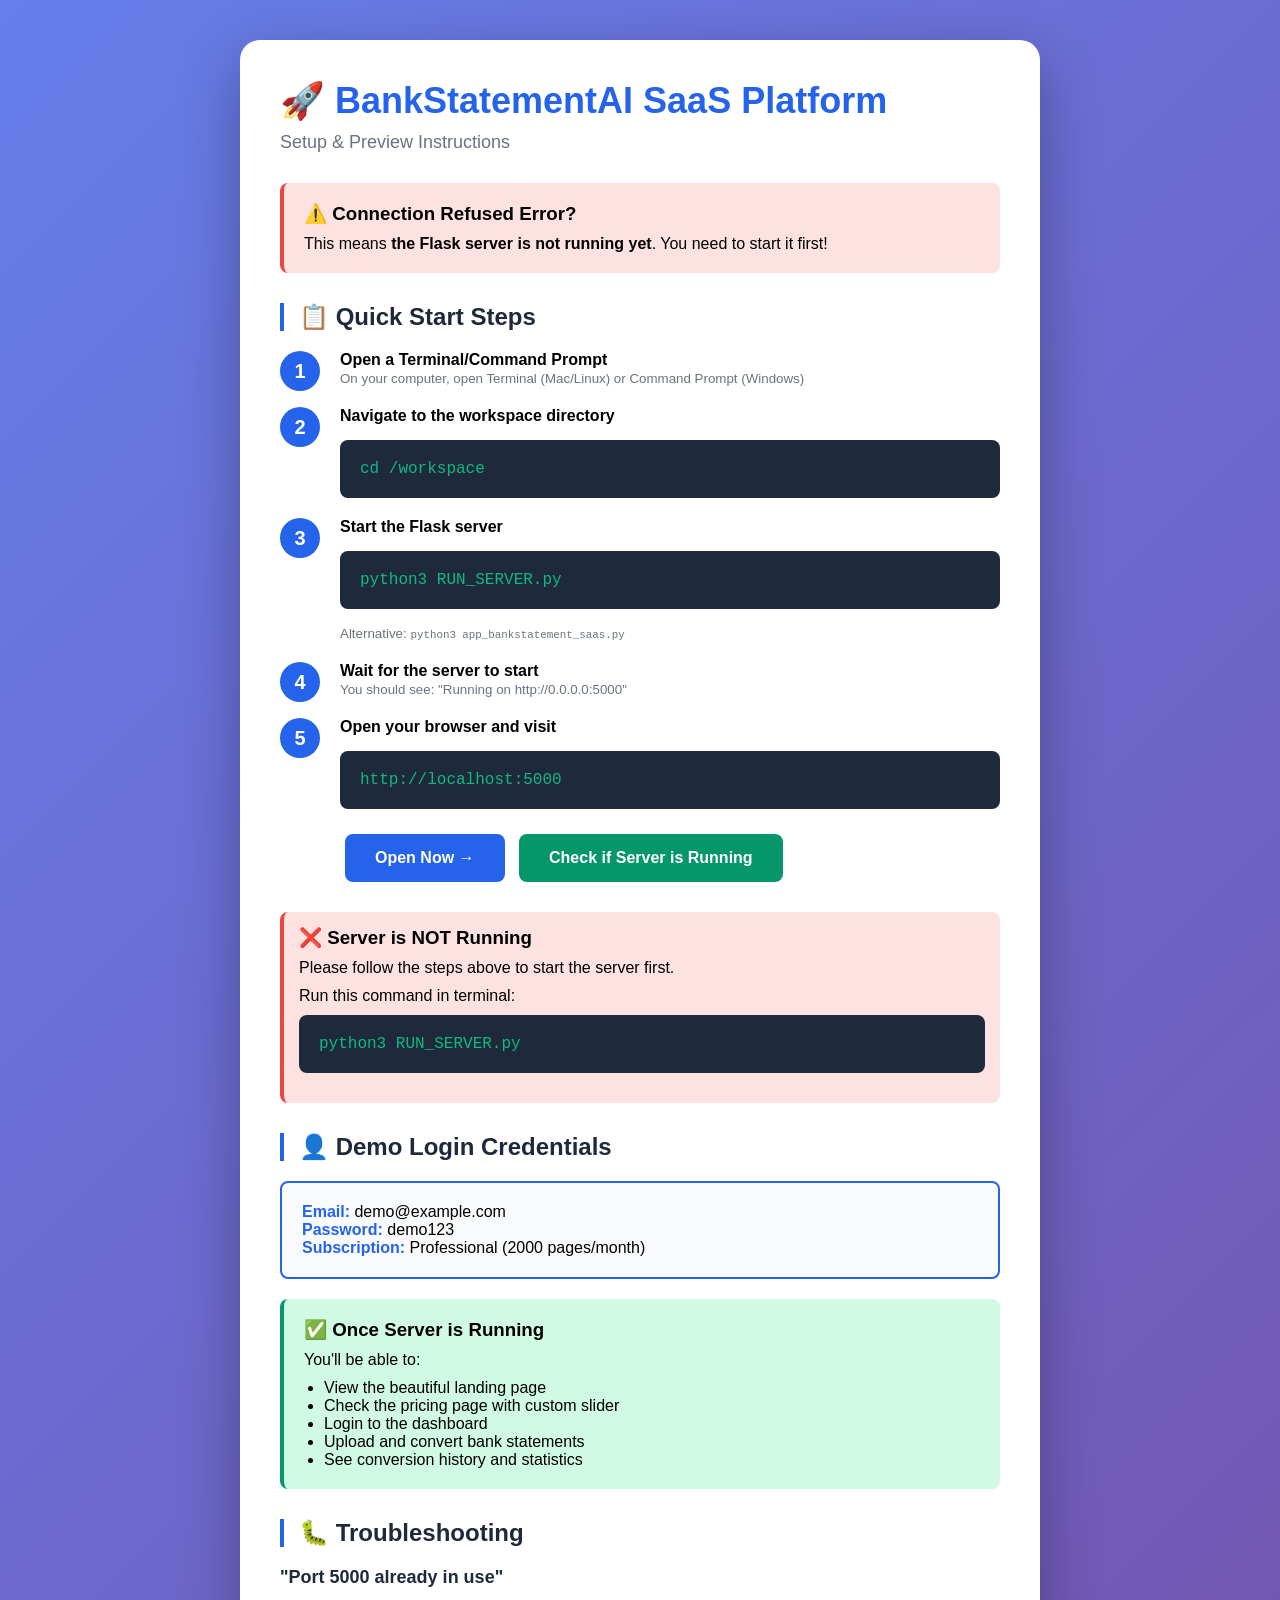
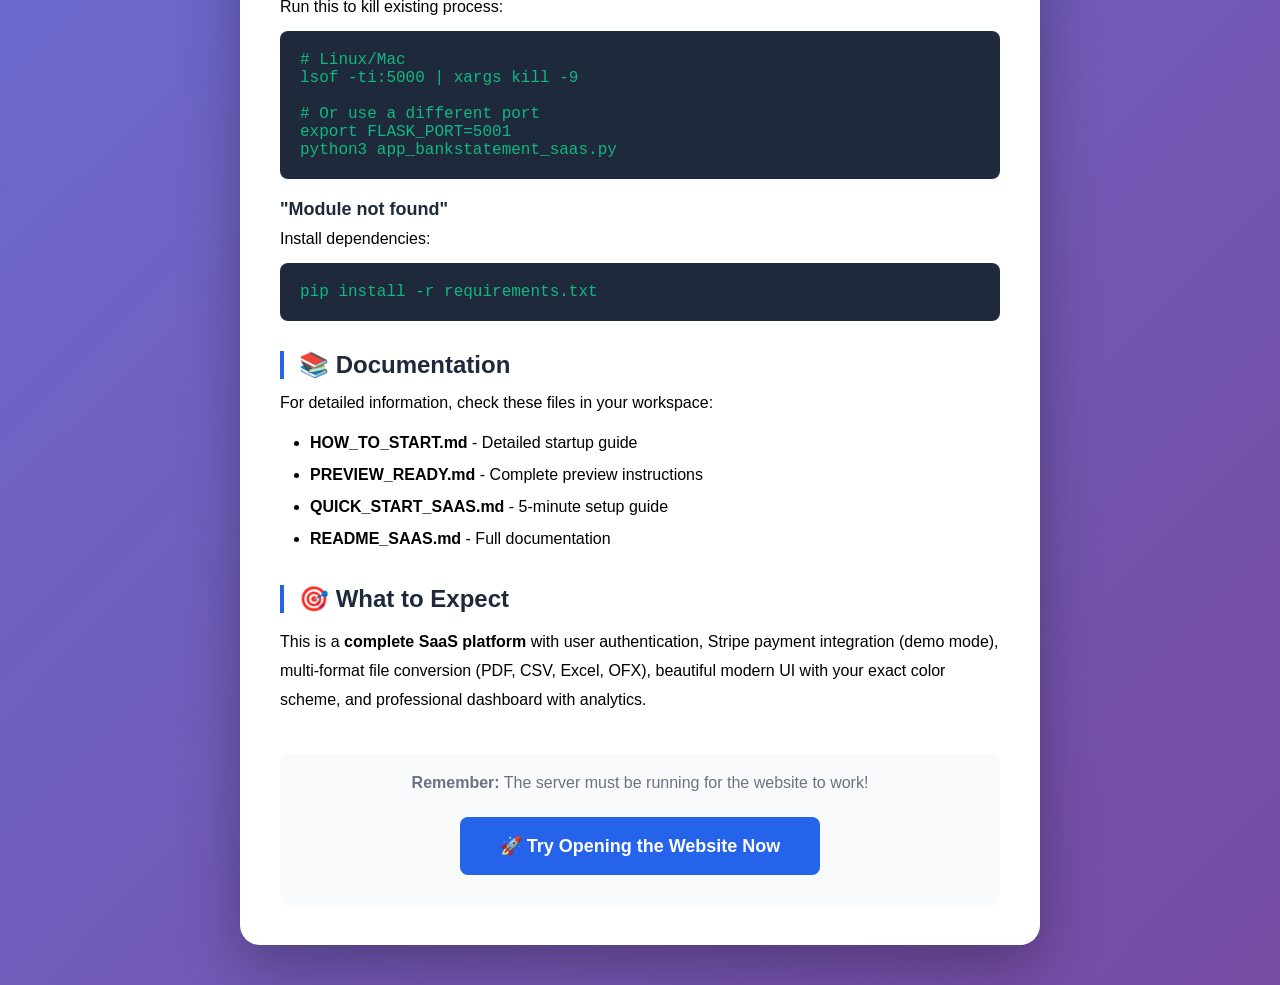
<file: INSTRUCTIONS.html>
<!DOCTYPE html>
<html lang="en">
<head>
    <meta charset="UTF-8">
    <meta name="viewport" content="width=device-width, initial-scale=1.0">
    <title>How to Start BankStatementAI SaaS</title>
    <style>
        * { margin: 0; padding: 0; box-sizing: border-box; }
        body {
            font-family: -apple-system, BlinkMacSystemFont, 'Segoe UI', Roboto, sans-serif;
            background: linear-gradient(135deg, #667eea 0%, #764ba2 100%);
            min-height: 100vh;
            padding: 40px 20px;
        }
        .container {
            max-width: 800px;
            margin: 0 auto;
            background: white;
            border-radius: 20px;
            padding: 40px;
            box-shadow: 0 20px 60px rgba(0,0,0,0.3);
        }
        h1 {
            color: #2563EB;
            font-size: 36px;
            margin-bottom: 10px;
        }
        h2 {
            color: #1E293B;
            font-size: 24px;
            margin-top: 30px;
            margin-bottom: 15px;
            border-left: 4px solid #2563EB;
            padding-left: 15px;
        }
        .alert {
            background: #FEF3C7;
            border-left: 4px solid #F59E0B;
            padding: 20px;
            border-radius: 8px;
            margin: 20px 0;
        }
        .alert-error {
            background: #FEE2E2;
            border-left-color: #EF4444;
        }
        .alert-success {
            background: #D1FAE5;
            border-left-color: #059669;
        }
        .code {
            background: #1E293B;
            color: #10B981;
            padding: 20px;
            border-radius: 8px;
            font-family: 'Courier New', monospace;
            font-size: 16px;
            margin: 15px 0;
            overflow-x: auto;
        }
        .steps {
            counter-reset: step-counter;
            list-style: none;
        }
        .steps li {
            counter-increment: step-counter;
            margin: 20px 0;
            padding-left: 60px;
            position: relative;
        }
        .steps li::before {
            content: counter(step-counter);
            position: absolute;
            left: 0;
            top: 0;
            background: #2563EB;
            color: white;
            width: 40px;
            height: 40px;
            border-radius: 50%;
            display: flex;
            align-items: center;
            justify-content: center;
            font-weight: bold;
            font-size: 20px;
        }
        .credential-box {
            background: #F8FAFC;
            border: 2px solid #2563EB;
            padding: 20px;
            border-radius: 8px;
            margin: 20px 0;
        }
        .credential-box strong {
            color: #2563EB;
        }
        button {
            background: #2563EB;
            color: white;
            border: none;
            padding: 15px 30px;
            border-radius: 8px;
            font-size: 16px;
            font-weight: 600;
            cursor: pointer;
            margin: 10px 5px;
        }
        button:hover {
            background: #1D4ED8;
        }
        .check-button {
            background: #059669;
        }
        .check-button:hover {
            background: #047857;
        }
        #status {
            margin-top: 20px;
            padding: 15px;
            border-radius: 8px;
            display: none;
        }
    </style>
</head>
<body>
    <div class="container">
        <h1>🚀 BankStatementAI SaaS Platform</h1>
        <p style="color: #6B7280; font-size: 18px; margin-bottom: 30px;">
            Setup & Preview Instructions
        </p>

        <div class="alert alert-error">
            <h3 style="margin-bottom: 10px;">⚠️ Connection Refused Error?</h3>
            <p>This means <strong>the Flask server is not running yet</strong>. You need to start it first!</p>
        </div>

        <h2>📋 Quick Start Steps</h2>

        <ol class="steps">
            <li>
                <strong>Open a Terminal/Command Prompt</strong><br>
                <small style="color: #6B7280;">On your computer, open Terminal (Mac/Linux) or Command Prompt (Windows)</small>
            </li>
            <li>
                <strong>Navigate to the workspace directory</strong><br>
                <div class="code">cd /workspace</div>
            </li>
            <li>
                <strong>Start the Flask server</strong><br>
                <div class="code">python3 RUN_SERVER.py</div>
                <small style="color: #6B7280;">Alternative: <code>python3 app_bankstatement_saas.py</code></small>
            </li>
            <li>
                <strong>Wait for the server to start</strong><br>
                <small style="color: #6B7280;">You should see: "Running on http://0.0.0.0:5000"</small>
            </li>
            <li>
                <strong>Open your browser and visit</strong><br>
                <div class="code">http://localhost:5000</div>
                <button onclick="window.open('http://localhost:5000', '_blank')">
                    Open Now →
                </button>
                <button class="check-button" onclick="checkServer()">
                    Check if Server is Running
                </button>
            </li>
        </ol>

        <div id="status"></div>

        <h2>👤 Demo Login Credentials</h2>
        
        <div class="credential-box">
            <p><strong>Email:</strong> demo@example.com</p>
            <p><strong>Password:</strong> demo123</p>
            <p><strong>Subscription:</strong> Professional (2000 pages/month)</p>
        </div>

        <div class="alert alert-success">
            <h3 style="margin-bottom: 10px;">✅ Once Server is Running</h3>
            <p>You'll be able to:</p>
            <ul style="margin-left: 20px; margin-top: 10px;">
                <li>View the beautiful landing page</li>
                <li>Check the pricing page with custom slider</li>
                <li>Login to the dashboard</li>
                <li>Upload and convert bank statements</li>
                <li>See conversion history and statistics</li>
            </ul>
        </div>

        <h2>🐛 Troubleshooting</h2>

        <h3 style="color: #1E293B; margin-top: 20px; font-size: 18px;">
            "Port 5000 already in use"
        </h3>
        <p style="margin: 10px 0;">
            Run this to kill existing process:
        </p>
        <div class="code">
# Linux/Mac<br>
lsof -ti:5000 | xargs kill -9<br>
<br>
# Or use a different port<br>
export FLASK_PORT=5001<br>
python3 app_bankstatement_saas.py
        </div>

        <h3 style="color: #1E293B; margin-top: 20px; font-size: 18px;">
            "Module not found"
        </h3>
        <p style="margin: 10px 0;">
            Install dependencies:
        </p>
        <div class="code">pip install -r requirements.txt</div>

        <h2>📚 Documentation</h2>
        <p style="margin: 15px 0;">
            For detailed information, check these files in your workspace:
        </p>
        <ul style="margin-left: 30px; line-height: 2;">
            <li><strong>HOW_TO_START.md</strong> - Detailed startup guide</li>
            <li><strong>PREVIEW_READY.md</strong> - Complete preview instructions</li>
            <li><strong>QUICK_START_SAAS.md</strong> - 5-minute setup guide</li>
            <li><strong>README_SAAS.md</strong> - Full documentation</li>
        </ul>

        <h2>🎯 What to Expect</h2>
        <p style="margin: 15px 0; line-height: 1.8;">
            This is a <strong>complete SaaS platform</strong> with user authentication, 
            Stripe payment integration (demo mode), multi-format file conversion 
            (PDF, CSV, Excel, OFX), beautiful modern UI with your exact color scheme, 
            and professional dashboard with analytics.
        </p>

        <div style="margin-top: 40px; padding: 20px; background: #F8FAFC; border-radius: 8px; text-align: center;">
            <p style="color: #6B7280; margin-bottom: 15px;">
                <strong>Remember:</strong> The server must be running for the website to work!
            </p>
            <button onclick="window.open('http://localhost:5000', '_blank')" style="font-size: 18px; padding: 18px 40px;">
                🚀 Try Opening the Website Now
            </button>
        </div>
    </div>

    <script>
        function checkServer() {
            const statusDiv = document.getElementById('status');
            statusDiv.style.display = 'block';
            statusDiv.className = 'alert';
            statusDiv.innerHTML = '⏳ Checking server...';
            
            fetch('http://localhost:5000/')
                .then(response => {
                    if (response.ok) {
                        statusDiv.className = 'alert alert-success';
                        statusDiv.innerHTML = `
                            <h3 style="margin-bottom: 10px;">✅ Server is Running!</h3>
                            <p>The server is running successfully at http://localhost:5000</p>
                            <button onclick="window.open('http://localhost:5000', '_blank')" style="margin-top: 10px;">
                                Open Website Now →
                            </button>
                        `;
                    } else {
                        throw new Error('Server responded but with error');
                    }
                })
                .catch(error => {
                    statusDiv.className = 'alert alert-error';
                    statusDiv.innerHTML = `
                        <h3 style="margin-bottom: 10px;">❌ Server is NOT Running</h3>
                        <p>Please follow the steps above to start the server first.</p>
                        <p style="margin-top: 10px;">Run this command in terminal:</p>
                        <div class="code" style="margin-top: 10px;">python3 RUN_SERVER.py</div>
                    `;
                });
        }

        // Auto-check on page load
        setTimeout(checkServer, 1000);
    </script>
</body>
</html>
</file>
